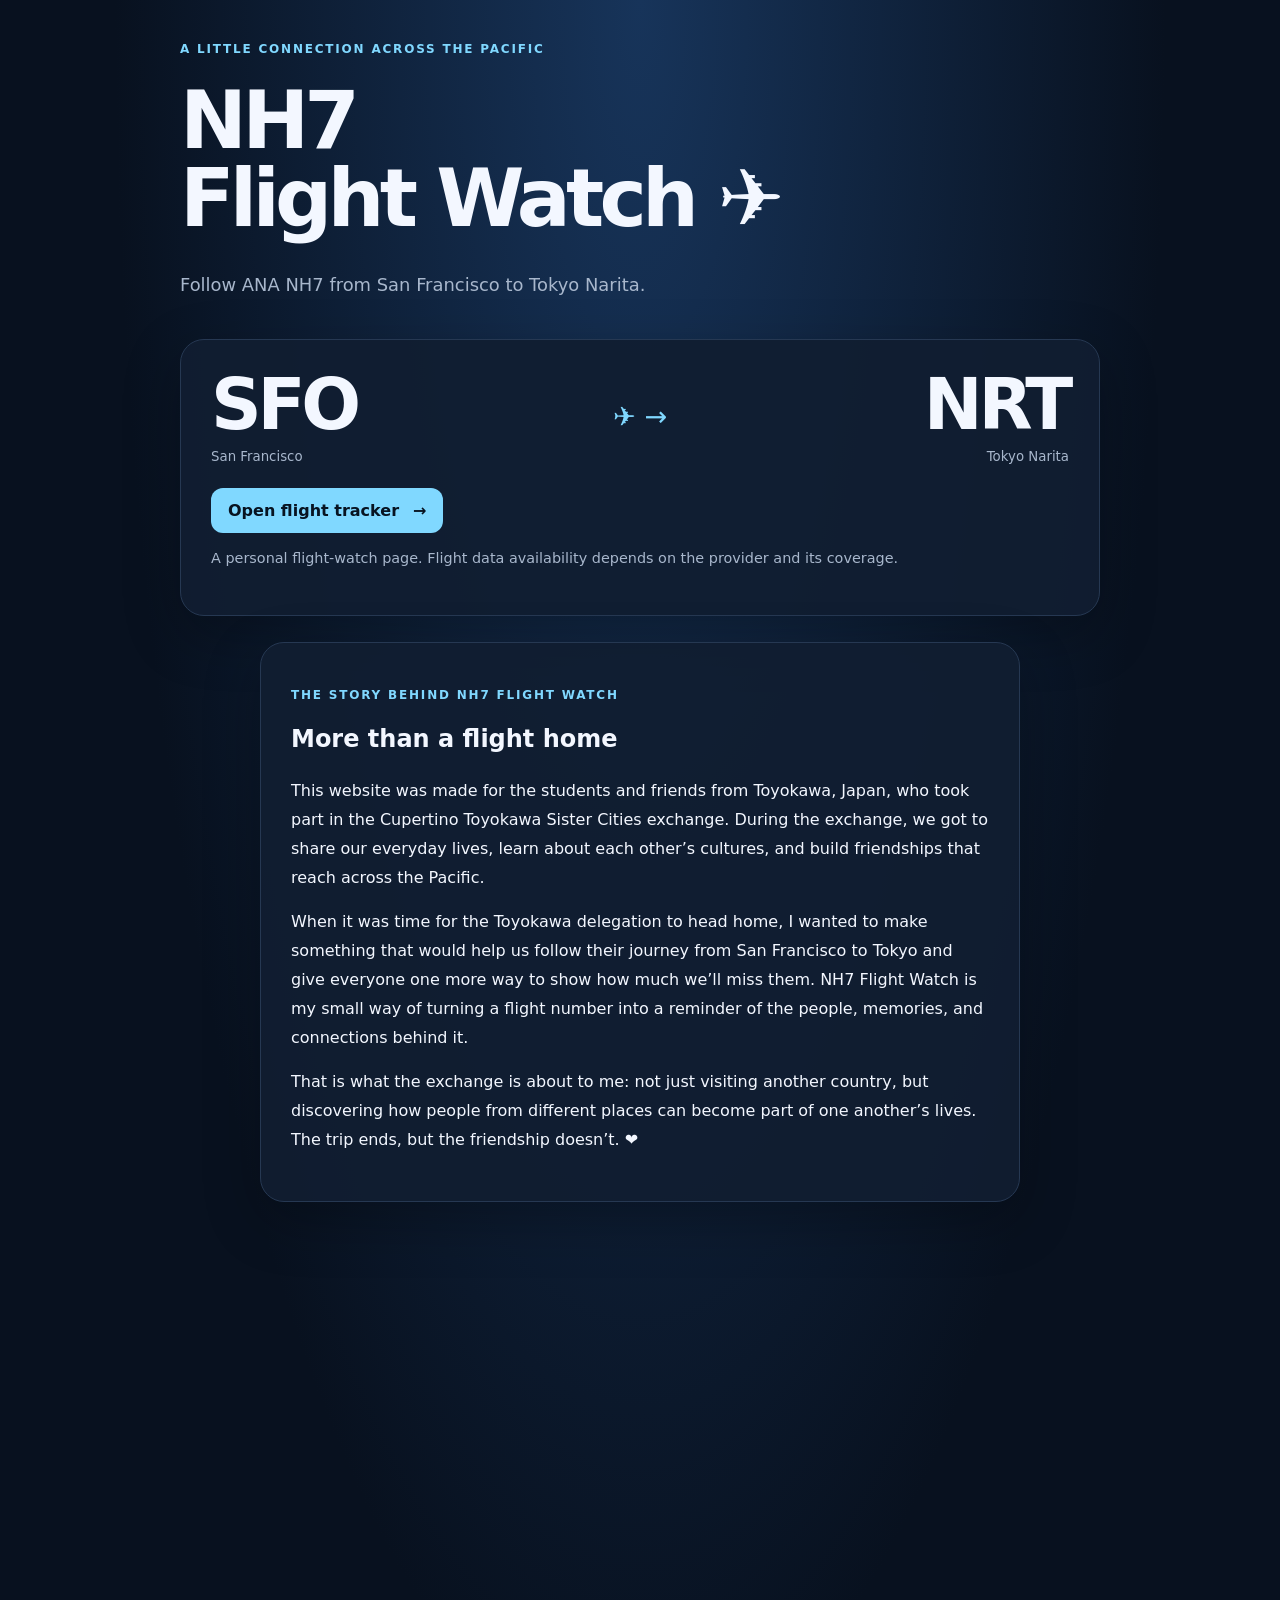
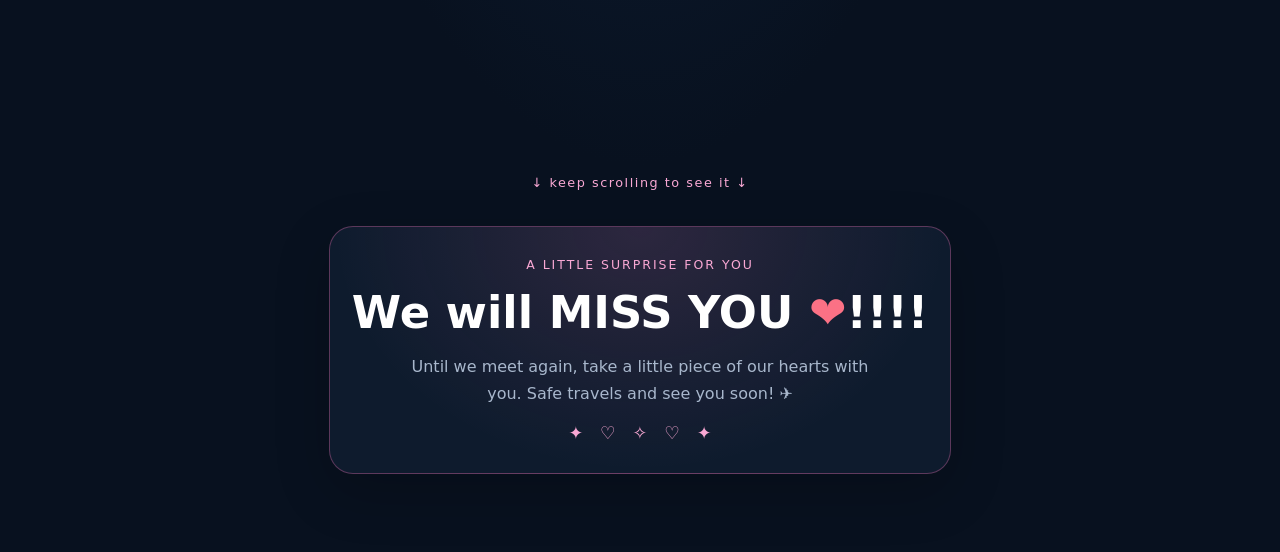
<file: index.html>
<!doctype html>
<html lang="en"><head><meta charset="utf-8"><meta name="viewport" content="width=device-width,initial-scale=1">
<title>NH7 Flight Watch</title><link rel="stylesheet" href="style.css"><link rel="icon" type="image/svg+xml" href="logo.svg"></head>
<body><main class="home">
<p class="eyebrow">A little connection across the Pacific</p><h1>NH7<br>Flight Watch <span>✈</span></h1>
<p class="lead">Follow ANA NH7 from San Francisco to Tokyo Narita.</p>
<section class="panel">
<div class="route"><div><strong>SFO</strong><small>San Francisco</small></div><span class="plane">✈ →</span><div class="right"><strong>NRT</strong><small>Tokyo Narita</small></div></div>
<a class="button" href="tracker.html">Open flight tracker <span>→</span></a>
<p class="muted">A personal flight-watch page. Flight data availability depends on the provider and its coverage.</p>
</section>

<section class="panel" style="max-width:760px;margin:26px auto 0;line-height:1.8">
  <p class="eyebrow">The story behind NH7 Flight Watch</p>
  <h2 style="margin:8px 0 14px">More than a flight home</h2>
  <p>This website was made for the students and friends from Toyokawa, Japan, who took part in the Cupertino Toyokawa Sister Cities exchange. During the exchange, we got to share our everyday lives, learn about each other’s cultures, and build friendships that reach across the Pacific.</p>
  <p>When it was time for the Toyokawa delegation to head home, I wanted to make something that would help us follow their journey from San Francisco to Tokyo and give everyone one more way to show how much we’ll miss them. NH7 Flight Watch is my small way of turning a flight number into a reminder of the people, memories, and connections behind it.</p>
  <p>That is what the exchange is about to me: not just visiting another country, but discovering how people from different places can become part of one another’s lives. The trip ends, but the friendship doesn’t. ❤️</p>
</section>

<div aria-hidden="true" style="height:68vh;min-height:380px;display:flex;align-items:flex-end;justify-content:center;padding-bottom:24px;box-sizing:border-box;color:#f9a8d4;font-size:.8rem;letter-spacing:.12em;text-align:center">↓ keep scrolling to see it ↓</div>
<section style="margin:12px auto 28px;max-width:650px;padding:30px 22px;text-align:center;border:1px solid #f472b655;border-radius:24px;background:radial-gradient(ellipse at top,#f472b622,transparent 70%),#111e31cc;box-shadow:0 18px 55px #0003">
<div style="font-size:.78rem;letter-spacing:.16em;text-transform:uppercase;color:#f9a8d4">A little surprise for you</div>
<h2 style="margin:14px 0;font-size:clamp(1.8rem,6vw,2.8rem);color:#fff">We will MISS YOU <span style="display:inline-block;color:#fb7185;animation:heartbeat 1.5s ease-in-out infinite">❤️</span>!!!!</h2>
<p style="max-width:470px;margin:0 auto;color:var(--muted);line-height:1.7">Until we meet again, take a little piece of our hearts with you. Safe travels and see you soon! ✈️</p>
<div style="margin-top:16px;color:#f9a8d4;font-size:1.1rem">✦ &nbsp; ♡ &nbsp; ✧ &nbsp; ♡ &nbsp; ✦</div>
</section>
<style>@keyframes heartbeat{0%,100%{transform:scale(1)}50%{transform:scale(1.18)}}@media(prefers-reduced-motion:reduce){h2 span{animation:none!important}}</style>
</main></body></html>
</file>
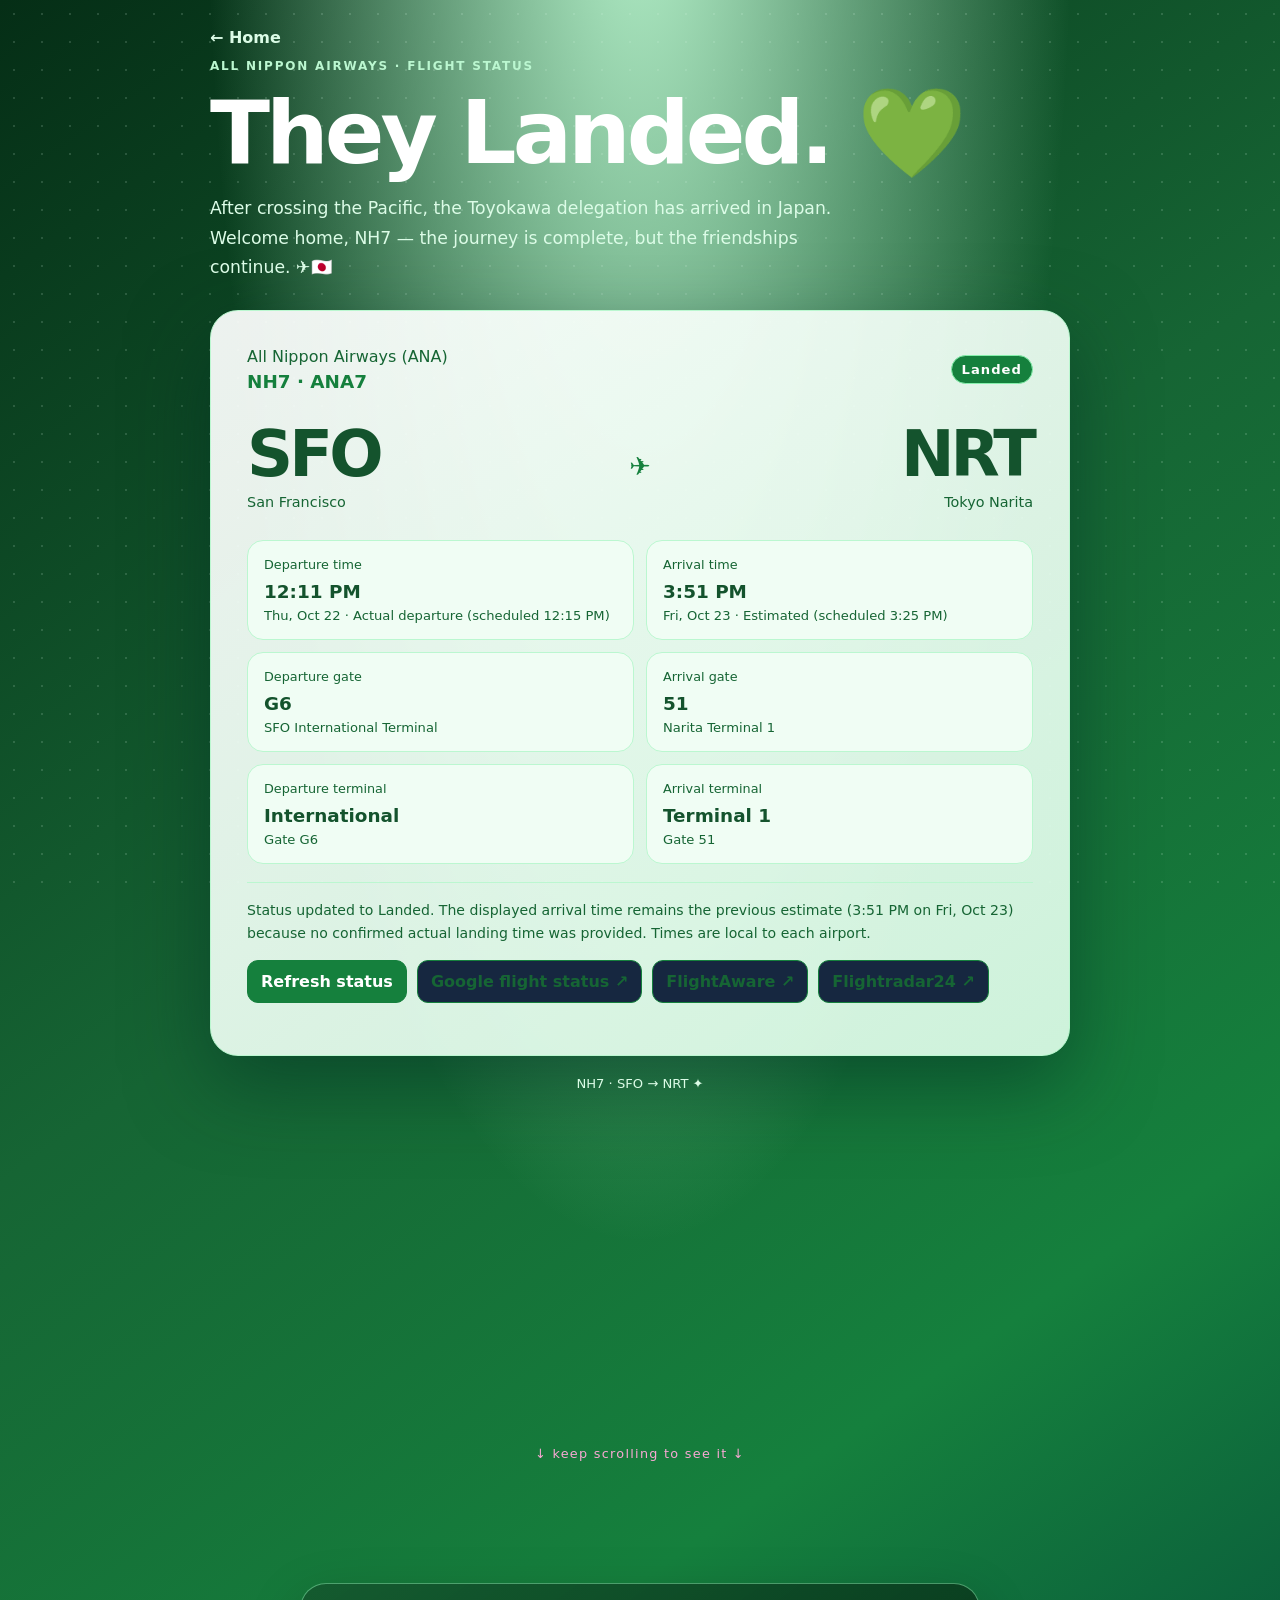
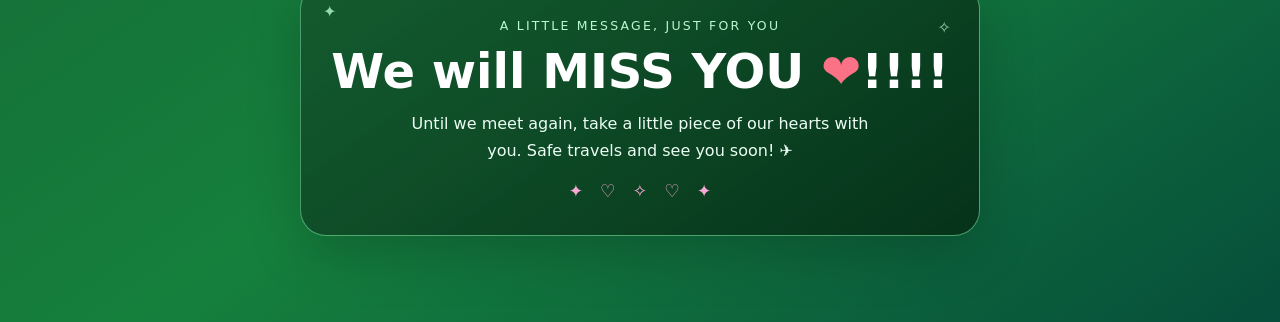
<file: tracker.html>
<!doctype html>
<html lang="en">
<head>
<meta charset="utf-8">
<meta name="viewport" content="width=device-width,initial-scale=1">
<title>NH7 Flight Status · SFO → NRT</title>
<link rel="stylesheet" href="style.css"><link rel="icon" type="image/svg+xml" href="logo.svg">
<style>
.status-card{margin-top:24px;background:#111e31ed;border:1px solid var(--line);border-radius:24px;padding:clamp(20px,5vw,34px);box-shadow:0 18px 55px #0004}
.flight-heading{display:flex;justify-content:space-between;align-items:center;gap:14px;flex-wrap:wrap}
.airline{margin:0;color:var(--muted)}
.flight-number{font-size:1.15rem;font-weight:800;color:var(--accent);margin-top:5px}
.route{display:grid;grid-template-columns:1fr auto 1fr;align-items:center;gap:16px;margin:30px 0}
.airport-code{font-size:clamp(2.5rem,8vw,4rem);font-weight:850;letter-spacing:-.06em;line-height:1}
.airport-name{color:var(--muted);font-size:.9rem;margin-top:8px}
.airport-right{text-align:right}
.flight-arrow{font-size:1.6rem;color:var(--accent)}
.info-grid{display:grid;grid-template-columns:repeat(2,minmax(0,1fr));gap:12px}
.info{background:#0b1728;border:1px solid var(--line);border-radius:14px;padding:16px}
.info .label{font-size:.8rem;color:var(--muted);margin-bottom:9px}
.info .value{font-size:1.15rem;font-weight:800}
.info .sub{font-size:.82rem;color:var(--muted);margin-top:6px}
.note{margin-top:18px;color:var(--muted);font-size:.88rem;line-height:1.6}
@media(max-width:560px){.info-grid{grid-template-columns:1fr}.route{gap:9px}}

/* Full-page landed celebration theme */
body{min-height:100vh;background:radial-gradient(ellipse at 50% -10%,#bbf7d0 0%,transparent 48%),linear-gradient(145deg,#052e16 0%,#166534 42%,#15803d 72%,#064e3b 100%)!important;color:#f0fdf4}
body::before{content:"";position:fixed;inset:0;pointer-events:none;opacity:.16;background-image:radial-gradient(#dcfce7 1px,transparent 1px);background-size:28px 28px}
main{position:relative;z-index:1;max-width:900px;margin:0 auto;padding:28px 20px 56px}
.back{color:#dcfce7!important}
.eyebrow{color:#bbf7d0!important}
h1{color:#fff!important;font-size:clamp(2.8rem,8vw,5.5rem)!important;letter-spacing:-.045em;line-height:1;margin:16px 0}
.lead{color:#dcfce7!important;font-size:1.08rem;line-height:1.7;max-width:650px}
.status-card{margin-top:28px;background:linear-gradient(145deg,#ffffffed,#dcfce7ed)!important;border:1px solid #bbf7d0!important;border-radius:28px;padding:clamp(20px,5vw,36px);box-shadow:0 28px 80px #022c2280!important;color:#14532d}
.airline,.airport-name,.info .label,.info .sub,.note{color:#166534!important}
.flight-number,.flight-arrow{color:#15803d!important}
.airport-code{color:#14532d}
.info{background:#f0fdf4!important;border:1px solid #bbf7d0!important;border-radius:16px}
.info .value{color:#14532d}
.pill{background:#15803d!important;color:#fff!important;border:1px solid #86efac!important;font-weight:800;letter-spacing:.08em}
.note{border-top:1px solid #bbf7d0;padding-top:16px}
.actions a,.actions button,.primary{border-color:#15803d!important}
.actions a{color:#166534!important}
.actions .primary,.primary{background:#15803d!important;color:#fff!important}
.foot{color:#dcfce7!important}
.farewell{background:linear-gradient(145deg,#14532dcc,#052e16e8)!important;border-color:#86efac88!important}
.farewell .tiny,.farewell .sparkle{color:#bbf7d0!important}
.farewell p{color:#ecfdf5!important}
@media(max-width:560px){main{padding:22px 14px 42px}}
@media(prefers-reduced-motion:reduce){*{scroll-behavior:auto!important}}
 
/* Hidden farewell surprise */
.farewell{margin:100px auto 30px;max-width:680px;padding:34px 22px;text-align:center;border:1px solid #f472b655;border-radius:26px;background:radial-gradient(ellipse at top,#f472b622,transparent 70%),#111e31cc;box-shadow:0 18px 55px #0003;position:relative;overflow:hidden}
.farewell .tiny{font-size:.78rem;letter-spacing:.18em;text-transform:uppercase;color:#f9a8d4}
.farewell h2{margin:12px 0;font-size:clamp(1.8rem,6vw,3rem);line-height:1.12;color:#fff}
.farewell .heart{display:inline-block;color:#fb7185;animation:heart-beat 1.5s ease-in-out infinite}
.farewell p{max-width:480px;margin:12px auto 0;color:var(--muted);line-height:1.7}
.farewell .sparkle{position:absolute;color:#f9a8d4;opacity:.8}
@keyframes heart-beat{0%,100%{transform:scale(1)}50%{transform:scale(1.18)}}
@media(prefers-reduced-motion:reduce){.farewell .heart{animation:none}}
</style>
</head>
<body>
<main>
<a class="back" href="index.html">← Home</a>
<p class="eyebrow">All Nippon Airways · Flight status</p>
<h1>They Landed. 💚</h1>
<p class="lead">After crossing the Pacific, the Toyokawa delegation has arrived in Japan. Welcome home, NH7 — the journey is complete, but the friendships continue. ✈️🇯🇵</p>
<section class="status-card" aria-label="NH7 flight status">
<div class="flight-heading">
<div><p class="airline">All Nippon Airways (ANA)</p><div class="flight-number">NH7 · ANA7</div></div>
<span class="pill" id="status-pill">Landed</span>
</div>
<div class="route">
<div><div class="airport-code">SFO</div><div class="airport-name">San Francisco</div></div>
<div class="flight-arrow" aria-hidden="true">✈️</div>
<div class="airport-right"><div class="airport-code">NRT</div><div class="airport-name">Tokyo Narita</div></div>
</div>
<div class="info-grid">
<div class="info"><div class="label">Departure time</div><div class="value" id="departure">12:11 PM</div><div class="sub">Thu, Oct 22 · Actual departure (scheduled 12:15 PM)</div></div>
<div class="info"><div class="label">Arrival time</div><div class="value" id="arrival">3:51 PM</div><div class="sub">Fri, Oct 23 · Estimated (scheduled 3:25 PM)</div></div>
<div class="info"><div class="label">Departure gate</div><div class="value" id="departure-gate">G6</div><div class="sub">SFO International Terminal</div></div>
<div class="info"><div class="label">Arrival gate</div><div class="value" id="arrival-gate">51</div><div class="sub">Narita Terminal 1</div></div>
<div class="info"><div class="label">Departure terminal</div><div class="value">International</div><div class="sub">Gate G6</div></div>
<div class="info"><div class="label">Arrival terminal</div><div class="value">Terminal 1</div><div class="sub">Gate 51</div></div>
</div>
<p class="note" id="last-checked">Status updated to Landed. The displayed arrival time remains the previous estimate (3:51 PM on Fri, Oct 23) because no confirmed actual landing time was provided. Times are local to each airport.</p>
<div class="actions">
<button class="primary" id="refresh">Refresh status</button>
<a href="https://www.google.com/search?q=NH7+flight+status" target="_blank" rel="noopener">Google flight status ↗</a>
<a href="https://www.flightaware.com/live/flight/ANA7" target="_blank" rel="noopener">FlightAware ↗</a>
<a href="https://www.flightradar24.com/data/flights/nh7" target="_blank" rel="noopener">Flightradar24 ↗</a>
</div>
</section>
<p class="foot">NH7 · SFO → NRT ✦</p>

<div style="height:42vh;min-height:260px;display:flex;align-items:flex-end;justify-content:center;padding-bottom:22px;box-sizing:border-box;color:#f9a8d4;font-size:.8rem;letter-spacing:.1em;text-align:center">↓ keep scrolling to see it ↓</div>
<section class="farewell" aria-label="A little farewell message">
<span class="sparkle" style="top:18px;left:22px" aria-hidden="true">✦</span>
<span class="sparkle" style="top:34px;right:28px" aria-hidden="true">✧</span>
<div class="tiny">A little message, just for you</div>
<h2>We will MISS YOU <span class="heart">❤️</span>!!!!</h2>
<p>Until we meet again, take a little piece of our hearts with you. Safe travels and see you soon! ✈️</p>
<div style="margin-top:16px;color:#f9a8d4;font-size:1.1rem">✦ &nbsp; ♡ &nbsp; ✧ &nbsp; ♡ &nbsp; ✦</div>
</section>

</main>
<script>
const checked=document.querySelector('#last-checked');
document.querySelector('#refresh').addEventListener('click',()=>{
  checked.textContent='Refresh requested at '+new Date().toLocaleString()+'. For current departure, arrival, and gate details, open Google flight status or one of the live tracking links above.';
  window.open('https://www.google.com/search?q=NH7+flight+status','_blank','noopener');
});
</script>
</body>
</html>
</file>
<file: style.css>
*{box-sizing:border-box} :root{color-scheme:dark;--bg:#08111f;--panel:#111e31;--line:#263852;--muted:#a8b7cc;--text:#f3f7ff;--accent:#80d8ff}
body{margin:0;min-height:100vh;font-family:system-ui,-apple-system,Segoe UI,sans-serif;color:var(--text);background:radial-gradient(ellipse at top,#17345a 0,var(--bg) 58%)}
main{width:min(920px,calc(100% - 32px));margin:auto;padding:30px 0 50px}.home{min-height:100vh;display:flex;flex-direction:column;justify-content:center}.eyebrow{color:var(--accent);text-transform:uppercase;letter-spacing:.15em;font-size:.75rem;font-weight:800}.back{color:var(--accent);text-decoration:none;font-weight:700}
h1{font-size:clamp(2.8rem,9vw,5rem);line-height:.98;letter-spacing:-.06em;margin:14px 0}.lead{color:var(--muted);font-size:1.12rem;line-height:1.6}.panel{margin-top:22px;background:#111e31ed;border:1px solid var(--line);border-radius:24px;padding:clamp(18px,4vw,30px);box-shadow:0 18px 55px #0004}
.route{display:grid;grid-template-columns:1fr auto 1fr;align-items:center;gap:12px}.route strong{display:block;font-size:clamp(2.7rem,9vw,4.4rem);letter-spacing:-.06em;line-height:1}.route small{display:block;color:var(--muted);margin-top:8px}.right{text-align:right}.plane{font-size:1.7rem;color:var(--accent)}.button{display:inline-flex;gap:14px;align-items:center;margin-top:24px;background:var(--accent);color:#071321;padding:13px 17px;border-radius:12px;text-decoration:none;font-weight:800}.muted,.hint{color:var(--muted);font-size:.9rem;line-height:1.6}.grid{display:grid;grid-template-columns:repeat(3,1fr);gap:12px;margin:18px 0}.stat{background:#0b1728;border:1px solid var(--line);border-radius:14px;padding:14px}.label{font-size:.8rem;color:var(--muted);margin-bottom:7px}.value{font-size:1.05rem;font-weight:750;overflow-wrap:anywhere}.statusline{display:flex;gap:10px;align-items:center;flex-wrap:wrap;margin-top:18px}.pill{border:1px solid var(--line);border-radius:999px;padding:6px 10px;color:var(--muted);font-size:.82rem}.actions{display:flex;gap:10px;flex-wrap:wrap;margin:16px 0}.actions a,.actions button{display:inline-flex;background:#162740;color:var(--text);border:1px solid var(--line);border-radius:11px;padding:11px 13px;text-decoration:none;font:inherit;font-weight:700;cursor:pointer}.actions .primary{background:var(--accent);color:#071321;border-color:var(--accent)}#map{height:390px;min-height:260px;border:1px solid var(--line);border-radius:16px;overflow:hidden;background:#0b1728}.map-placeholder{height:100%;min-height:260px;display:grid;place-items:center;padding:20px;text-align:center;color:var(--muted)}.error{color:#ffd6a5}.foot{text-align:center;color:var(--muted);font-size:.82rem;margin-top:20px}
@media(max-width:650px){.grid{grid-template-columns:1fr}.route{gap:8px}#map{height:330px}}
</file>
